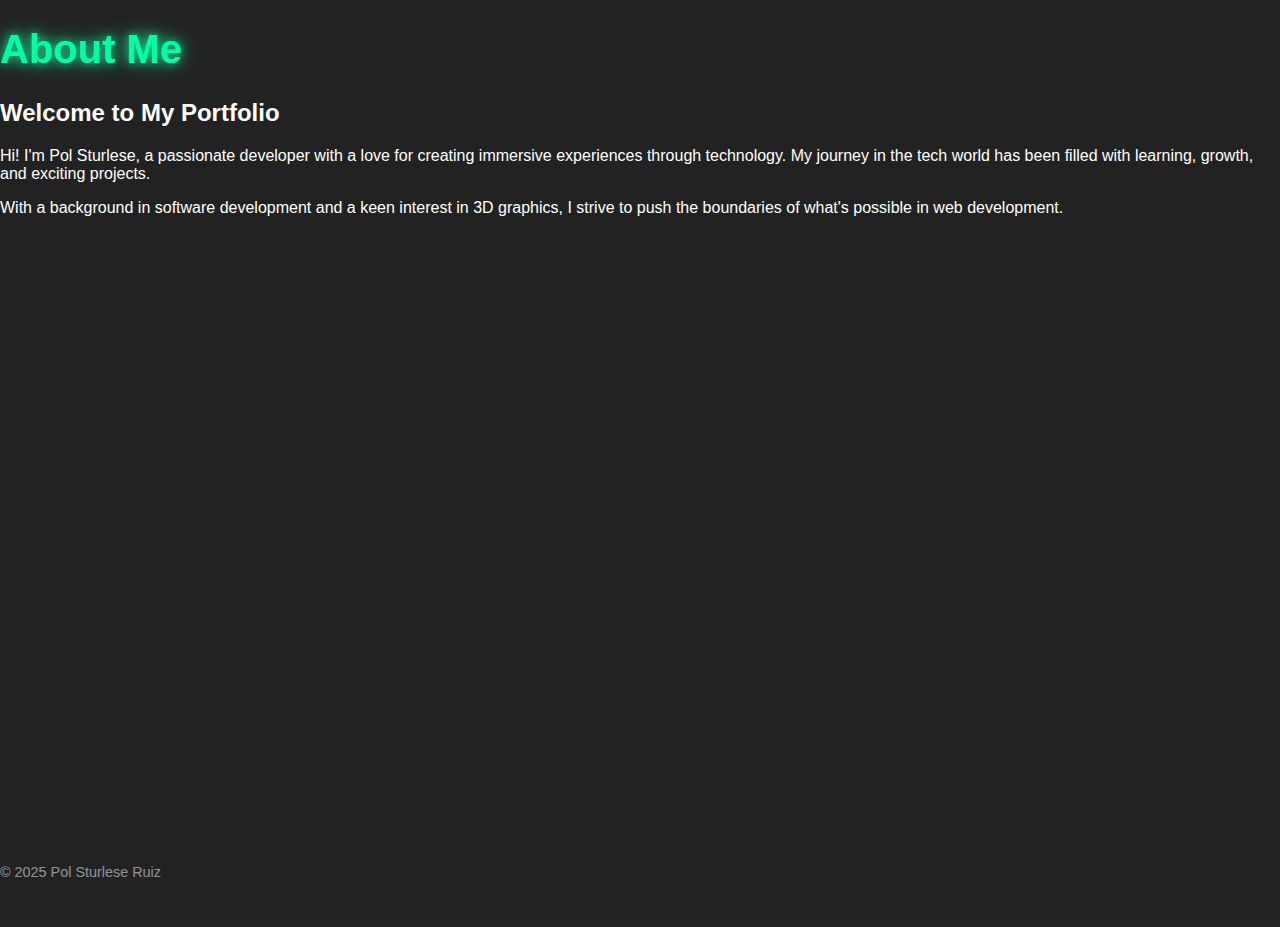
<file: about.html>
<!DOCTYPE html>
<html lang="en">
<head>
    <meta charset="UTF-8">
    <meta name="viewport" content="width=device-width, initial-scale=1.0">
    <title>About Me</title>
    <link rel="stylesheet" href="resources/css/styles.css">
</head>
<body>
    <header>
        <h1>About Me</h1>
    </header>
    <main>
        <section>
            <h2>Welcome to My Portfolio</h2>
            <p>Hi! I'm Pol Sturlese, a passionate developer with a love for creating immersive experiences through technology. My journey in the tech world has been filled with learning, growth, and exciting projects.</p>
            <p>With a background in software development and a keen interest in 3D graphics, I strive to push the boundaries of what's possible in web development.</p>
        </section>
    </main>
    <footer>
        <div class="footer">© 2025 Pol Sturlese Ruiz</div>
    </footer>
</body>
</html>
</file>
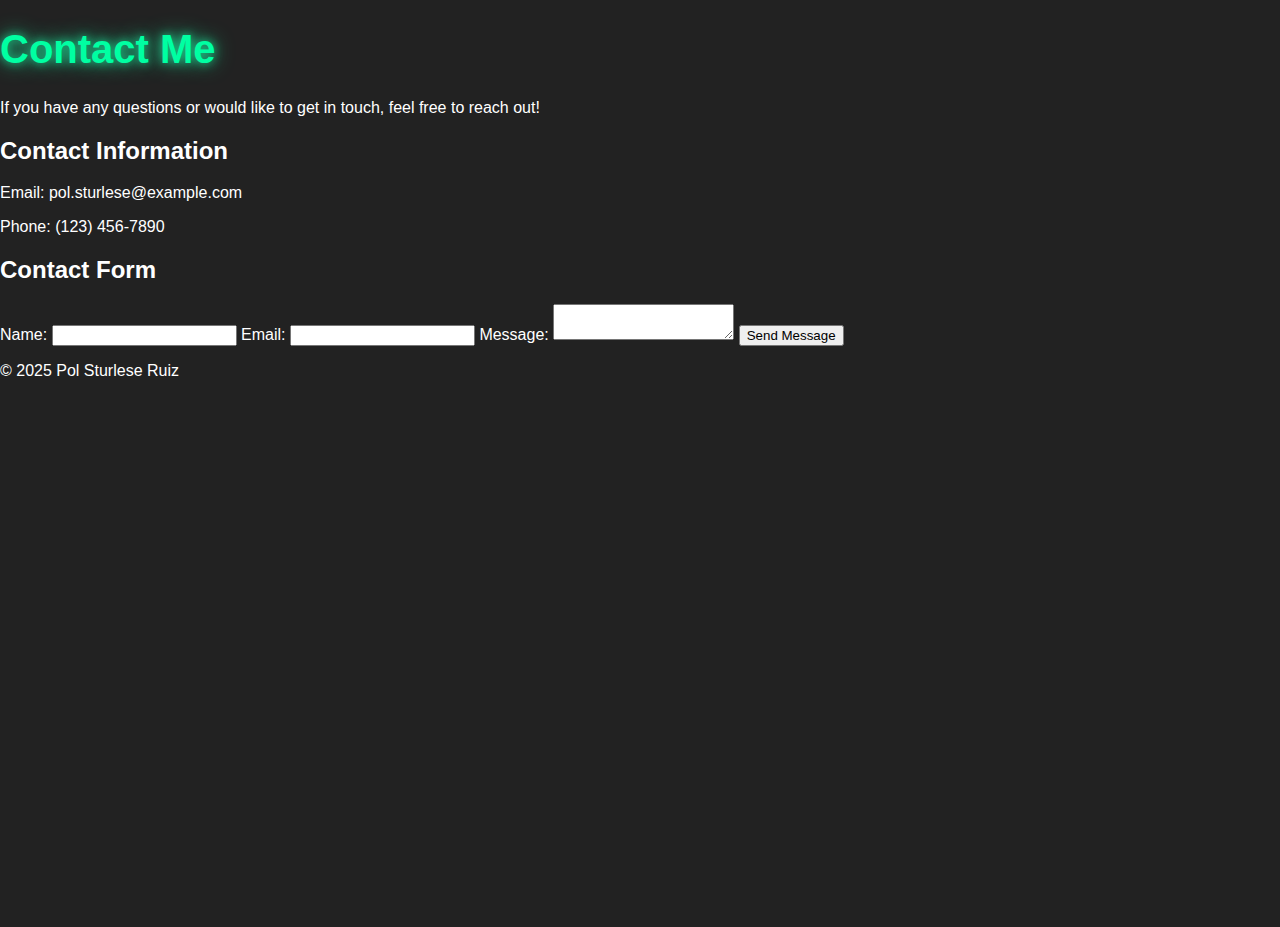
<file: contact.html>
<!DOCTYPE html>
<html lang="en">
<head>
    <meta charset="UTF-8">
    <meta name="viewport" content="width=device-width, initial-scale=1.0">
    <title>Contact - Pol Sturlese's Portfolio</title>
    <link rel="stylesheet" href="resources/css/styles.css">
</head>
<body>
    <header>
        <h1>Contact Me</h1>
        <p>If you have any questions or would like to get in touch, feel free to reach out!</p>
    </header>
    <section>
        <h2>Contact Information</h2>
        <p>Email: pol.sturlese@example.com</p>
        <p>Phone: (123) 456-7890</p>
    </section>
    <section>
        <h2>Contact Form</h2>
        <form action="#" method="post">
            <label for="name">Name:</label>
            <input type="text" id="name" name="name" required>
            <label for="email">Email:</label>
            <input type="email" id="email" name="email" required>
            <label for="message">Message:</label>
            <textarea id="message" name="message" required></textarea>
            <button type="submit">Send Message</button>
        </form>
    </section>
    <footer>
        <p>&copy; 2025 Pol Sturlese Ruiz</p>
    </footer>
</body>
</html>
</file>
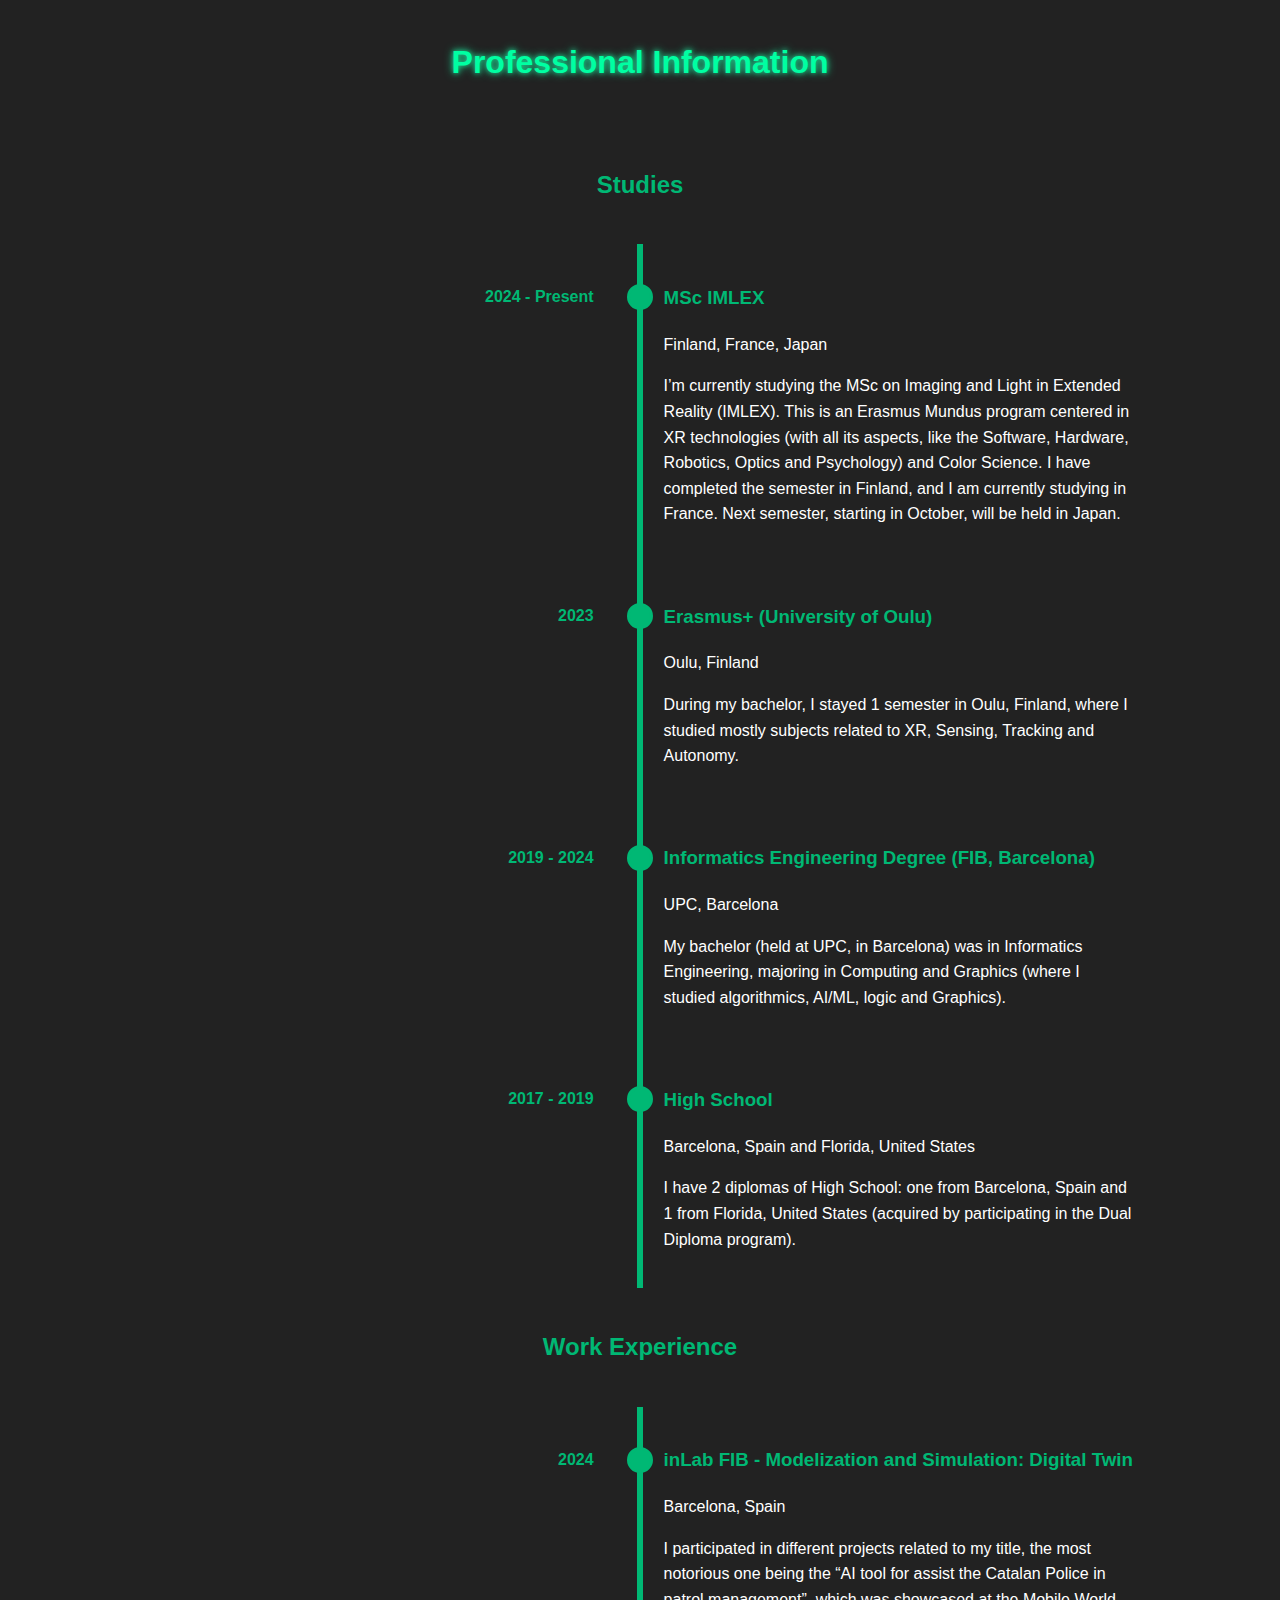
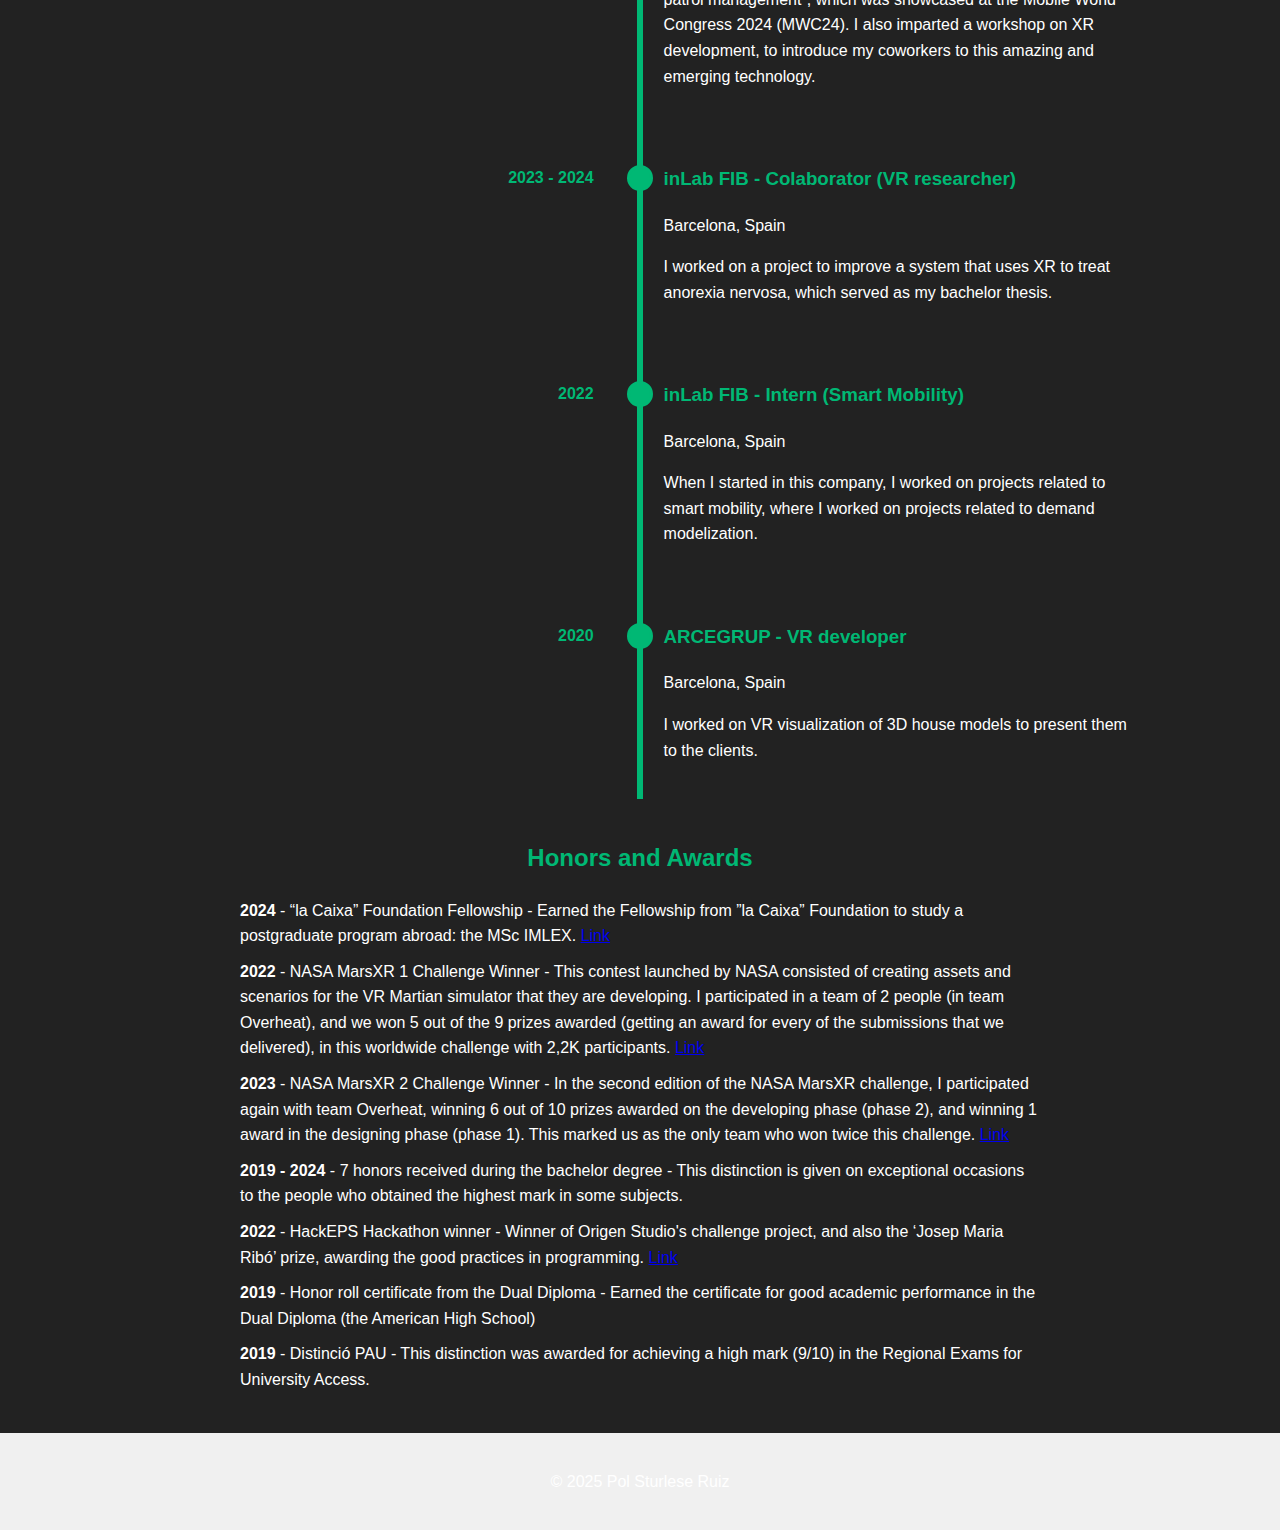
<file: experience.html>
<!DOCTYPE html>
<html lang="en">
<head>
  <meta charset="UTF-8" />
  <meta name="viewport" content="width=device-width, initial-scale=1.0"/>
  <title>Professional Information</title>
  <style>
    body {
        font-family: Arial, sans-serif;
        line-height: 1.6;
        margin: 0;
        padding: 0;
        background-color: #222222;
        color: #ffffff;
    }

    header {
        padding: 1rem 0;
        text-align: center;
        color: #00ffa2;
        text-shadow: 0 0 5px #1bc989, 0 0 10px #1bc989;
        animation: glow 1.5s infinite alternate;
    }

    h2 {
      text-align: center;
      color: #00b874;
      margin-top: 40px;
    }

    h3 {
      color: #00b874;
    }

    /* === Timeline Layout === */
    .timeline {
      position: relative;
      max-width: 1000px;
      margin: 40px auto;
    }

    .timeline-container {
      display: flex;
      justify-content: flex-end;
      padding: 20px 5px;
      position: relative;
      width: 100%;
      box-sizing: border-box;
      clear: both;
    }

    .timeline-container .year {
      flex: 1;
      padding: 20px;
      text-align: right;
      font-weight: bold;
      color: #00b874;
      margin-right: 50px;
    }

    .timeline-container .content {
      flex: 1.1;
      padding: 0px;
      background-color: transparent;
      border-radius: 6px;
      position: relative;
      text-align: left;
    }

    .timeline-container::before {
      content: '';
      position: absolute;
      width: 20px;
      height: 20px;
      border: 3px solid #00b874;
      background-color: #00b874;
      top: 40px;
      left: 50%;
      transform: translateX(-50%);
      border-radius: 50%;
      z-index: 1;
    }

    .timeline::after {
        content: '';
        position: absolute;
        width: 6px;
        background-color: #00b874;
        top: 0;
        bottom: 0;
        left: 50%;
        transform: translateX(-50%);
    }

    footer {
      text-align: center;
      padding: 20px;
      background-color: #f0f0f0;
    }

    ul {
      max-width: 800px;
      margin: 0 auto 40px;
      padding: 0 20px;
      list-style-type: none;
    }

    ul li {
      margin: 10px 0;
    }
  </style>
</head>
<body>
  <header>
    <h1>Professional Information</h1>
  </header>

  <main>
    <section id="studies">
      <h2>Studies</h2>
      <div class="timeline">
        <div class="timeline-container">
          <div class="year">2024 - Present</div>
          <div class="content">
            <h3>MSc IMLEX</h3>
            <p>Finland, France, Japan</p>
            <p>I’m currently studying the MSc on Imaging and Light in Extended Reality (IMLEX). This is an Erasmus Mundus program centered in XR technologies (with all its aspects, like the Software, Hardware, Robotics, Optics and Psychology) and Color Science. I have completed the semester in Finland, and I am currently studying in France. Next semester, starting in October, will be held in Japan.</p>
          </div>
        </div>

        <div class="timeline-container">
          <div class="year">2023</div>
          <div class="content">
            <h3>Erasmus+ (University of Oulu)</h3>
            <p>Oulu, Finland</p>
            <p>During my bachelor, I stayed 1 semester in Oulu, Finland, where I studied mostly subjects related to XR, Sensing, Tracking and Autonomy.</p>
          </div>
        </div>

        <div class="timeline-container">
            <div class="year">2019 - 2024</div>
            <div class="content">
                <h3>Informatics Engineering Degree (FIB, Barcelona)</h3>
                <p>UPC, Barcelona</p>
                <p>My bachelor (held at UPC, in Barcelona) was in Informatics Engineering, majoring in Computing and Graphics (where I studied algorithmics, AI/ML, logic and Graphics).</p>
            </div>
        </div>
        
        <div class="timeline-container">
          <div class="year">2017 - 2019</div>
          <div class="content">
            <h3>High School</h3>
            <p>Barcelona, Spain and Florida, United States</p>
            <p>I have 2 diplomas of High School: one from Barcelona, Spain and 1 from Florida, United States (acquired by participating in the Dual Diploma program).</p>
          </div>
        </div>
      </div>
    </section>

    <section id="work-experience">
      <h2>Work Experience</h2>
      <div class="timeline">
        <div class="timeline-container left">
          <div class="year">2024</div>
          <div class="content">
            <h3>inLab FIB - Modelization and Simulation: Digital Twin</h3>
            <p>Barcelona, Spain</p>
            <p>I participated in different projects related to my title, the most notorious one being the “AI tool for assist the Catalan Police in patrol management”, which was showcased at the Mobile World Congress 2024 (MWC24). I also imparted a workshop on XR development, to introduce my coworkers to this amazing and emerging technology.</p>
          </div>
        </div>
        <div class="timeline-container right">
          <div class="year">2023 - 2024</div>
          <div class="content">
            <h3>inLab FIB - Colaborator (VR researcher)</h3>
            <p>Barcelona, Spain</p>
            <p>I worked on a project to improve a system that uses XR to treat anorexia nervosa, which served as my bachelor thesis.</p>
          </div>
        </div>
        <div class="timeline-container left">
          <div class="year">2022</div>
          <div class="content">
            <h3>inLab FIB - Intern (Smart Mobility)</h3>
            <p>Barcelona, Spain</p>
            <p>When I started in this company, I worked on projects related to smart mobility, where I worked on projects related to demand modelization.</p>
          </div>
        </div>
        <div class="timeline-container right">
          <div class="year">2020</div>
          <div class="content">
            <h3>ARCEGRUP - VR developer</h3>
            <p>Barcelona, Spain</p>
            <p>I worked on VR visualization of 3D house models to present them to the clients.</p>
          </div>
        </div>
      </div>
    </section>

    <section id="honors-awards">
      <h2>Honors and Awards</h2>
      <ul>
        <li><strong>2024</strong> - “la Caixa” Foundation Fellowship - Earned the Fellowship from ”la Caixa” Foundation to study a postgraduate program abroad: the MSc IMLEX. <a href="https://becarios.fundacionlacaixa.org/ca/pol-sturlese-ruiz-B006350">Link</a></li>
        <li><strong>2022</strong> - NASA MarsXR 1 Challenge Winner - This contest launched by NASA consisted of creating assets and scenarios for the VR Martian simulator that they are developing. I participated in a team of 2 people (in team Overheat), and we won 5 out of the 9 prizes awarded (getting an award for every of the submissions that we delivered), in this worldwide challenge with 2,2K participants. <a href="https://www.herox.com/MarsXR2022/teams">Link</a></li>
        <li><strong>2023</strong> - NASA MarsXR 2 Challenge Winner - In the second edition of the NASA MarsXR challenge, I participated again with team Overheat, winning 6 out of 10 prizes awarded on the developing phase (phase 2), and winning 1 award in the designing phase (phase 1). This marked us as the only team who won twice this challenge. <a href="https://www.herox.com/MarsXR/teams">Link</a></li>
        <li><strong>2019 - 2024</strong> - 7 honors received during the bachelor degree - This distinction is given on exceptional occasions to the people who obtained the highest mark in some subjects.</li>
        <li><strong>2022</strong> - HackEPS Hackathon winner - Winner of Origen Studio's challenge project, and also the ‘Josep Maria Ribó’ prize, awarding the good practices in programming. <a href="https://inlab.fib.upc.edu/premis/un-equip-inlaber-premiat-a-hackeps/2022/">Link</a></li>
        <li><strong>2019</strong> - Honor roll certificate from the Dual Diploma - Earned the certificate for good academic performance in the Dual Diploma (the American High School)</li>
        <li><strong>2019</strong> - Distinció PAU - This distinction was awarded for achieving a high mark (9/10) in the Regional Exams for University Access.</li>
      </ul>
    </section>
  </main>

  <footer>
    <p>&copy; 2025 Pol Sturlese Ruiz</p>
  </footer>
</body>
</html>
</file>
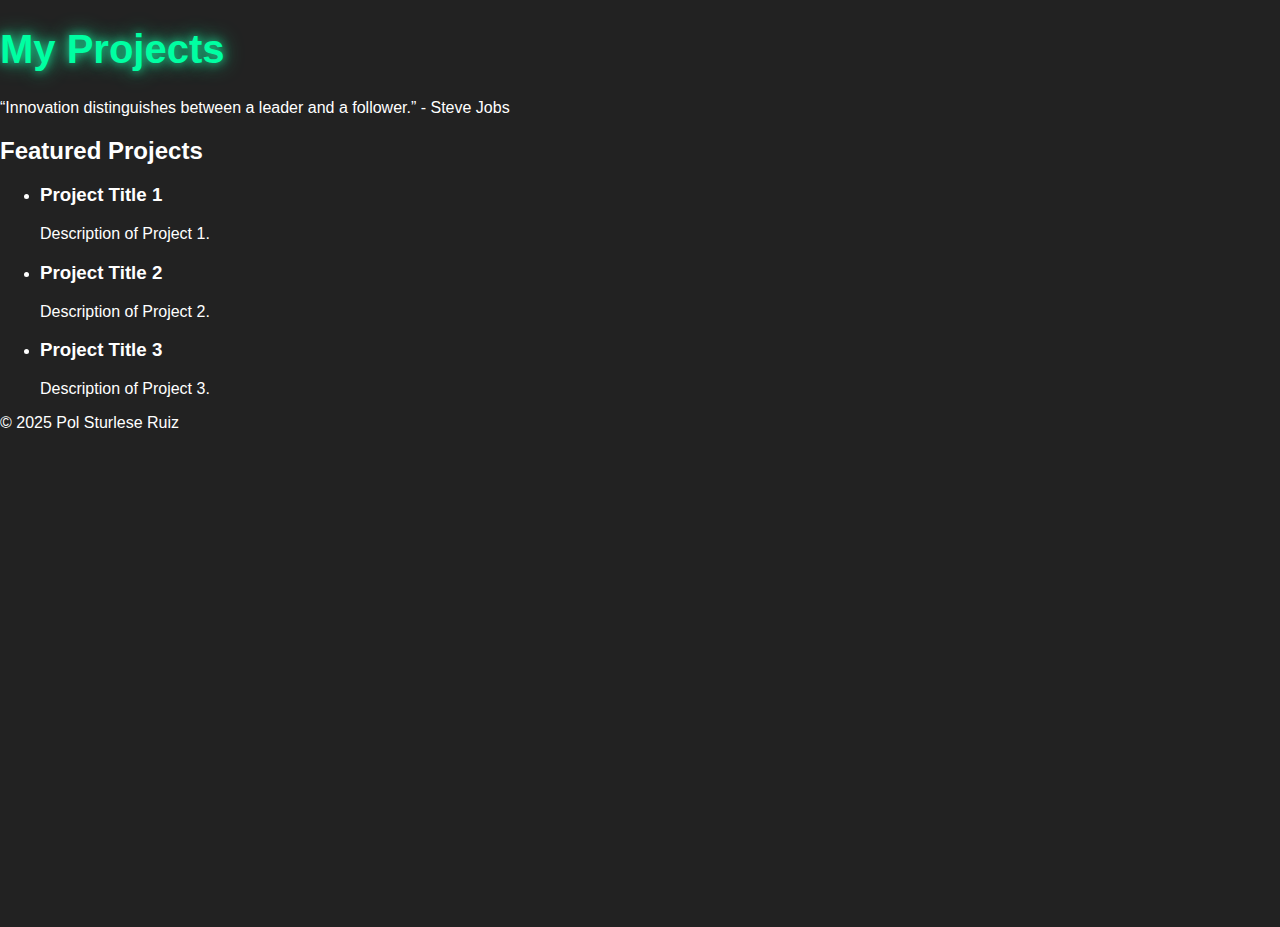
<file: projects.html>
<!DOCTYPE html>
<html lang="en">
<head>
    <meta charset="UTF-8">
    <meta name="viewport" content="width=device-width, initial-scale=1.0">
    <title>Projects - Pol Sturlese's Portfolio</title>
    <link rel="stylesheet" href="resources/css/styles.css">
</head>
<body>
    <header>
        <h1>My Projects</h1>
        <p>“Innovation distinguishes between a leader and a follower.” - Steve Jobs</p>
    </header>
    <main>
        <section id="projects-list">
            <h2>Featured Projects</h2>
            <ul>
                <li>
                    <h3>Project Title 1</h3>
                    <p>Description of Project 1.</p>
                </li>
                <li>
                    <h3>Project Title 2</h3>
                    <p>Description of Project 2.</p>
                </li>
                <li>
                    <h3>Project Title 3</h3>
                    <p>Description of Project 3.</p>
                </li>
                <!-- Add more projects as needed -->
            </ul>
        </section>
    </main>
    <footer>
        <p>&copy; 2025 Pol Sturlese Ruiz</p>
    </footer>
    <script src="resources/js/three-logo.js"></script>
</body>
</html>
</file>
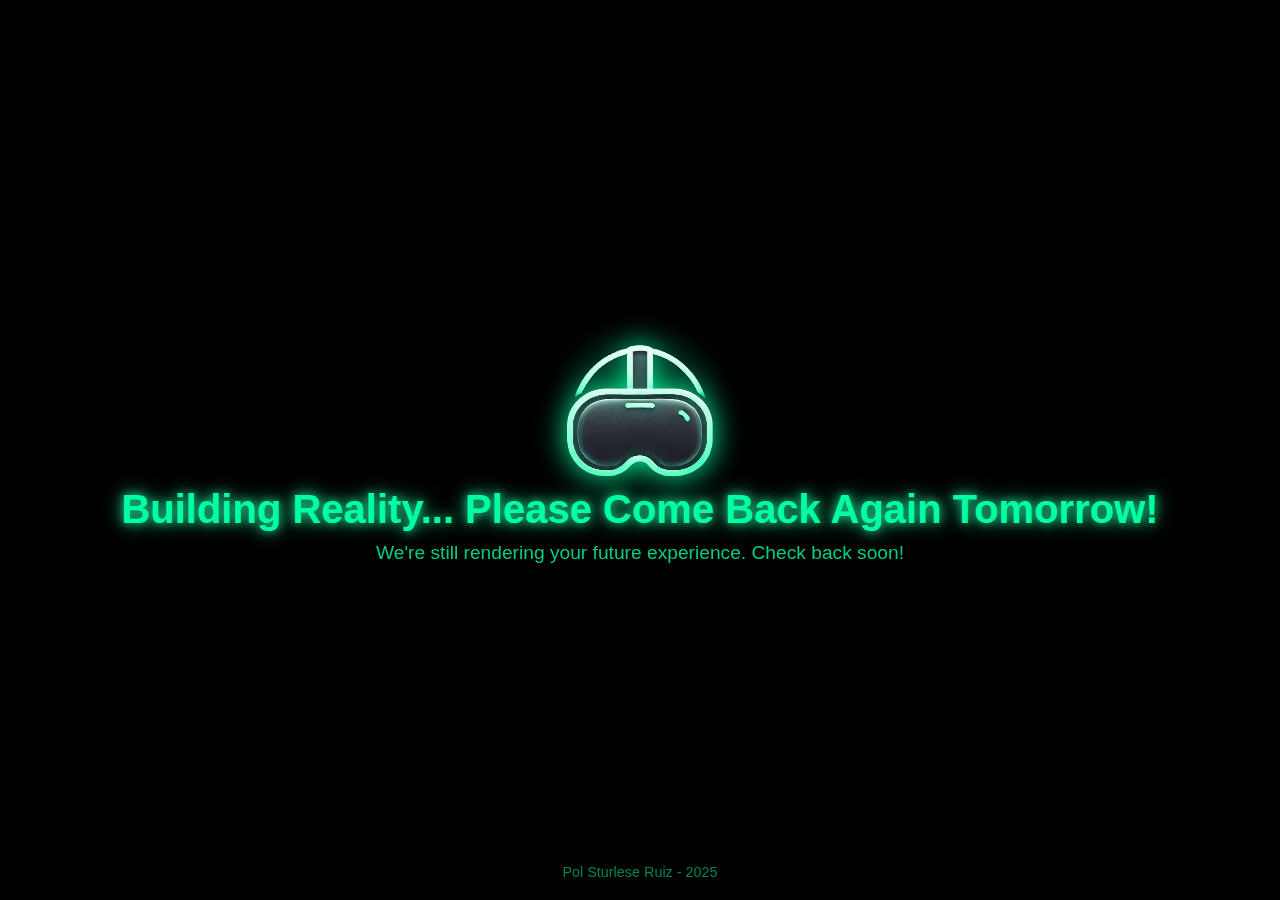
<file: RealityLoading.html>
<!DOCTYPE html>
<html lang="en">
<head>
    <meta charset="UTF-8">
    <meta name="viewport" content="width=device-width, initial-scale=1.0">
    <title>Pol Sturlese's Portfolio</title>
    <style>
        * {
            margin: 0;
            padding: 0;
            box-sizing: border-box;
            font-family: 'Arial', sans-serif;
        }

        body {
            background: black;
            color: #00ffa2;
            text-align: center;
            height: 100vh;
            display: flex;
            justify-content: center;
            align-items: center;
            flex-direction: column;
            overflow: hidden;
        }

        h1 {
            font-size: 2.5rem;
            text-shadow: 0 0 10px #1bc989, 0 0 20px #1bc989;
            animation: glow 1.5s infinite alternate;
        }

        p {
            font-size: 1.2rem;
            opacity: 0.8;
            margin-top: 10px;
        }

        .vr-headset {
            width: 150px;
            animation: float 3s infinite ease-in-out;
            filter: drop-shadow(0 0 15px #00ffa2);
        }

        @keyframes glow {
            from { text-shadow: 0 0 10px #00ffa2, 0 0 20px #00ffa2; }
            to { text-shadow: 0 0 15px #00ffa2, 0 0 30px #00ffa2; }
        }

        @keyframes float {
            0%, 100% { transform: translateY(0); }
            50% { transform: translateY(-10px); }
        }

        .footer {
            position: absolute;
            bottom: 20px;
            font-size: 0.9rem;
            opacity: 0.5;
        }
    </style>
</head>
<body>
    <img src="./resources/images/TempVRLogo.png" alt="VR Headset" class="vr-headset">
    <h1>Building Reality... Please Come Back Again Tomorrow!</h1>
    <p>We're still rendering your future experience. Check back soon!</p>
    <div class="footer">Pol Sturlese Ruiz - 2025</div>
</body>
</html>
</file>
<file: resources/css/styles.css>
body {
    margin: 0;
    padding: 0;
    font-family: 'Arial', sans-serif;
    background-color: #222222;
    color: #ffffff;
    height: 100vh;
    overflow-x: hidden; /* Optional, prevents horizontal scroll */
  }

h1 {
    font-size: 2.5rem;
    color: #00ffa2;
    text-shadow: 0 0 10px #1bc989, 0 0 20px #1bc989;
    animation: glow 1.5s infinite alternate;
}

.content {
    display: flex;
    flex-direction: column;
    /*align-items: center;*/
    justify-content: center;
    height: 100%;
    padding-top: px; /* makes space for fixed navbar */
    text-align: center;
}

.quote {
    font-size: 1.2rem;
    font-style: italic;
    margin-bottom: 20px;
}

#three-logo {
    width: 300px;
    height: 300px;
}


  .navbar {
    width: 100%;
    position: fixed; /* Stay at top */
    top: 0;
    left: 0;
    background-color: #0d0d0d8a;
    padding: 15px 40px;
    display: flex;
    justify-content: space-between;
    align-items: center;
    z-index: 1000;
  }
  

.navbar-logo {
    font-size: 1.4em;
    font-weight: bold;
    color: #00ffa2;
  }
  
  .navbar-menu {
    display: flex;
    list-style: none;
    gap: 30px;
  }
  
  .navbar-menu li {
    position: relative;
  }
  
  .navbar-menu a {
    color: white;
    text-decoration: none;
    font-weight: 500;
    padding: 10px;
    display: block;
  }

  /* Dropdown styles */
  .dropdown-menu {
    display: none;
    position: absolute;
    top: 100%;
    background-color: rgba(0, 0, 0, 0.558);
    box-shadow: 0px 4px 10px rgba(0, 0, 0, 0.1);
    min-width: 200px;
    z-index: 1000;
  }
  
  .dropdown-menu li a {
    color: #00ffa2;
    padding: 10px 15px;
  }
  
  .dropdown:hover .dropdown-menu {
    display: block;
  }
  
  /* Optional hover underline */
  .navbar-menu > li:hover > a {
    border-bottom: 2px solid #00ffa2;
  }

@keyframes glow {
    from { text-shadow: 0 0 10px #00ffa2, 0 0 20px #00ffa2; }
    to { text-shadow: 0 0 15px #00ffa2, 0 0 30px #00ffa2; }
}

@keyframes float {
    0%, 100% { transform: translateY(0); }
    50% { transform: translateY(-10px); }
}

.footer {
    position: absolute;
    bottom: 20px;
    font-size: 0.9rem;
    opacity: 0.5;
}
</file>
